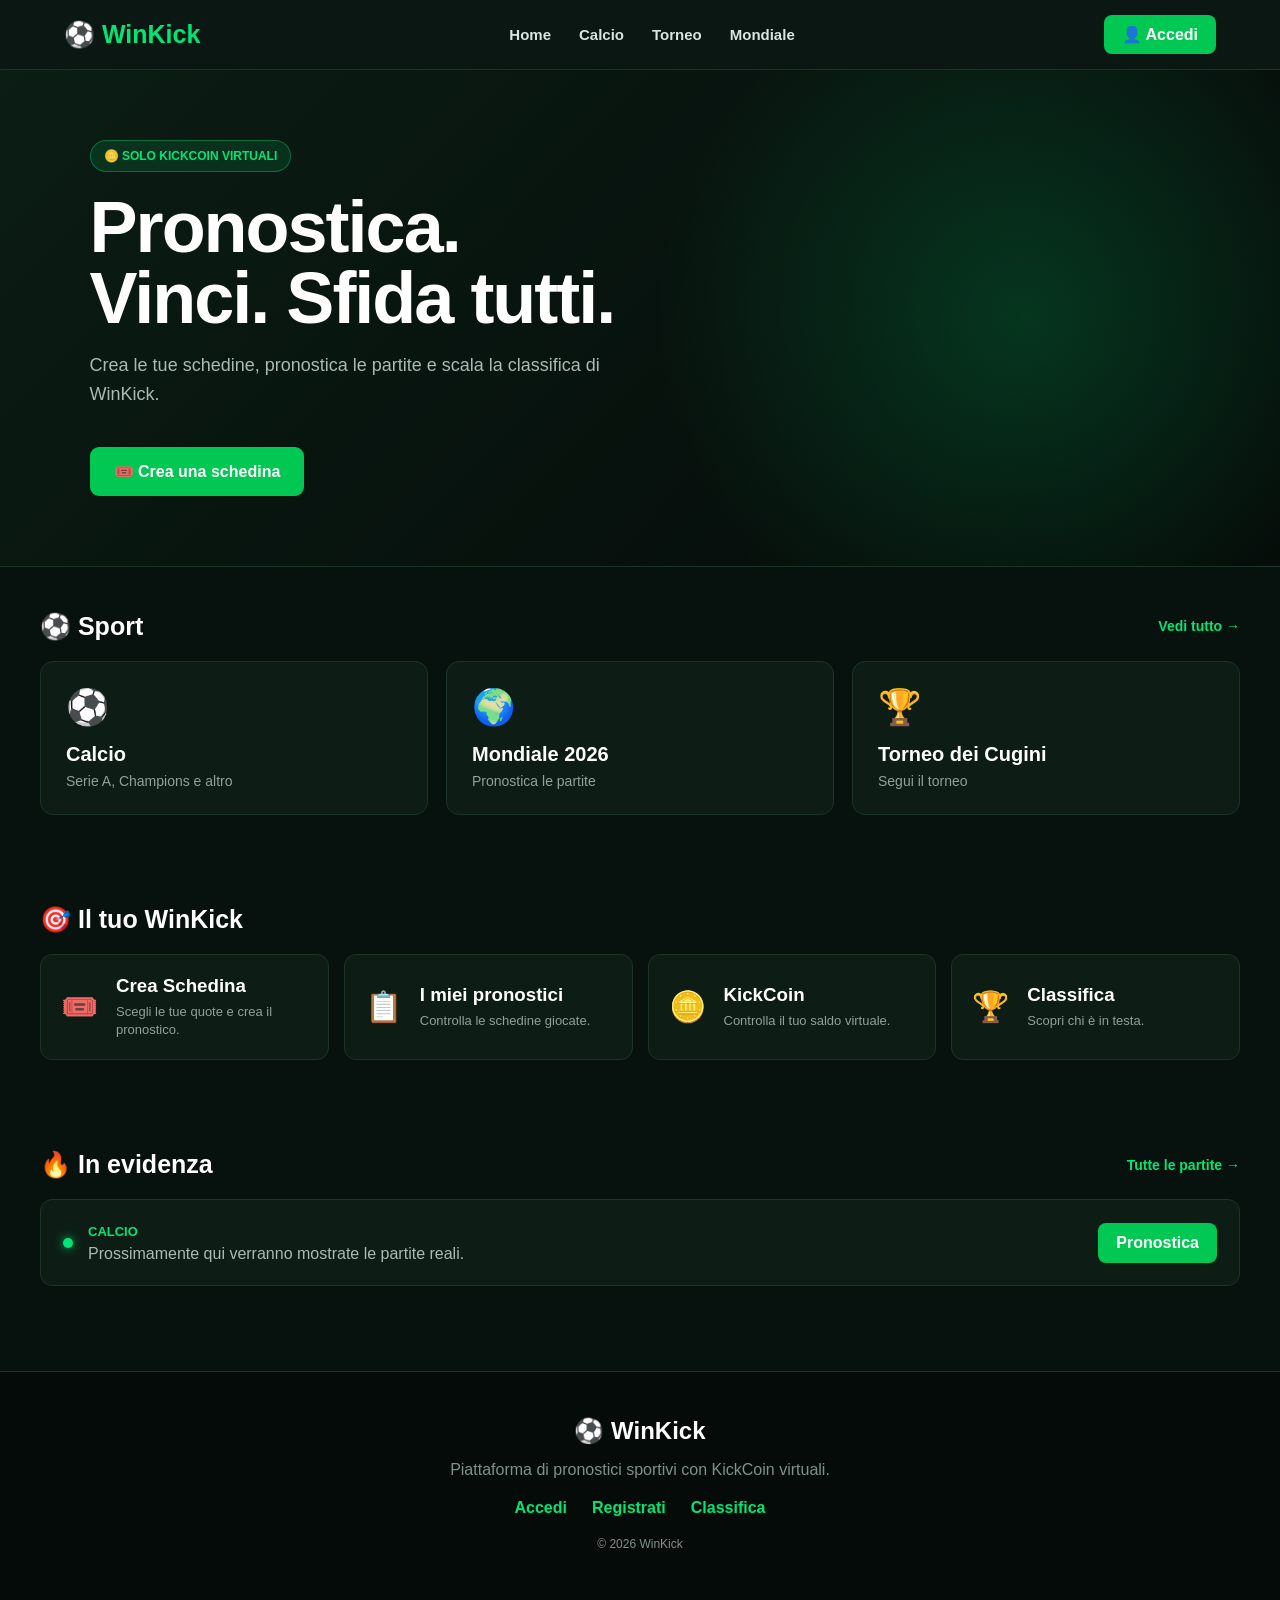
<file: index.html>
<!DOCTYPE html>
<html lang="it">

<head>
    <meta charset="UTF-8">
    <meta name="viewport" content="width=device-width, initial-scale=1.0">

    <title>WinKick | Pronostici Sportivi</title>

    <link rel="stylesheet" href="style.css">
</head>

<body>

    <!-- HEADER -->
    <header class="topbar">

        <div class="logo">
            ⚽ <span>WinKick</span>
        </div>

        <nav>
            <a href="index.html">Home</a>
            <a href="calcio.html">Calcio</a>
            <a href="torneo.html">Torneo</a>
            <a href="mondiale.html">Mondiale</a>
        </nav>

        <div class="account">
            <a href="login.html">👤 Accedi</a>
        </div>

    </header>


    <!-- BANNER PRINCIPALE -->
    <section class="hero">

        <div class="hero-content">

            <span class="hero-badge">🪙 SOLO KICKCOIN VIRTUALI</span>

            <h1>Pronostica.<br>Vinci. Sfida tutti.</h1>

            <p>
                Crea le tue schedine, pronostica le partite
                e scala la classifica di WinKick.
            </p>

            <a class="hero-button" href="schedina.html">
                🎟️ Crea una schedina
            </a>

        </div>

    </section>


    <!-- SEZIONE SPORT -->
    <section class="section">

        <div class="section-title">

            <h2>⚽ Sport</h2>

            <a href="calcio.html">
                Vedi tutto →
            </a>

        </div>


        <div class="sports-grid">

            <a class="sport-card" href="calcio.html">
                <span>⚽</span>
                <h3>Calcio</h3>
                <p>Serie A, Champions e altro</p>
            </a>

            <a class="sport-card" href="mondiale.html">
                <span>🌍</span>
                <h3>Mondiale 2026</h3>
                <p>Pronostica le partite</p>
            </a>

            <a class="sport-card" href="torneo.html">
                <span>🏆</span>
                <h3>Torneo dei Cugini</h3>
                <p>Segui il torneo</p>
            </a>

        </div>

    </section>


    <!-- ACCESSO RAPIDO -->
    <section class="section">

        <div class="section-title">
            <h2>🎯 Il tuo WinKick</h2>
        </div>


        <div class="quick-grid">

            <a class="quick-card" href="schedina.html">
                <span>🎟️</span>
                <div>
                    <h3>Crea Schedina</h3>
                    <p>Scegli le tue quote e crea il pronostico.</p>
                </div>
            </a>


            <a class="quick-card" href="imieipronostici.html">
                <span>📋</span>
                <div>
                    <h3>I miei pronostici</h3>
                    <p>Controlla le schedine giocate.</p>
                </div>
            </a>


            <a class="quick-card" href="kickcoin.html">
                <span>🪙</span>
                <div>
                    <h3>KickCoin</h3>
                    <p>Controlla il tuo saldo virtuale.</p>
                </div>
            </a>


            <a class="quick-card" href="classifica.html">
                <span>🏆</span>
                <div>
                    <h3>Classifica</h3>
                    <p>Scopri chi è in testa.</p>
                </div>
            </a>

        </div>

    </section>


    <!-- PARTITE IN EVIDENZA -->
    <section class="section">

        <div class="section-title">

            <h2>🔥 In evidenza</h2>

            <a href="calcio.html">
                Tutte le partite →
            </a>

        </div>


        <div class="match-preview">

            <div class="match-info">

                <span class="live-dot"></span>

                <div>
                    <strong>CALCIO</strong>
                    <p>Prossimamente qui verranno mostrate le partite reali.</p>
                </div>

            </div>

            <a href="schedina.html" class="match-button">
                Pronostica
            </a>

        </div>

    </section>


    <!-- FOOTER -->
    <footer>

        <h2>⚽ WinKick</h2>

        <p>
            Piattaforma di pronostici sportivi con KickCoin virtuali.
        </p>

        <div class="footer-links">
            <a href="login.html">Accedi</a>
            <a href="register.html">Registrati</a>
            <a href="classifica.html">Classifica</a>
        </div>

        <p class="copyright">
            © 2026 WinKick
        </p>

    </footer>


    <script src="script.js"></script>

</body>

</html>
</file>
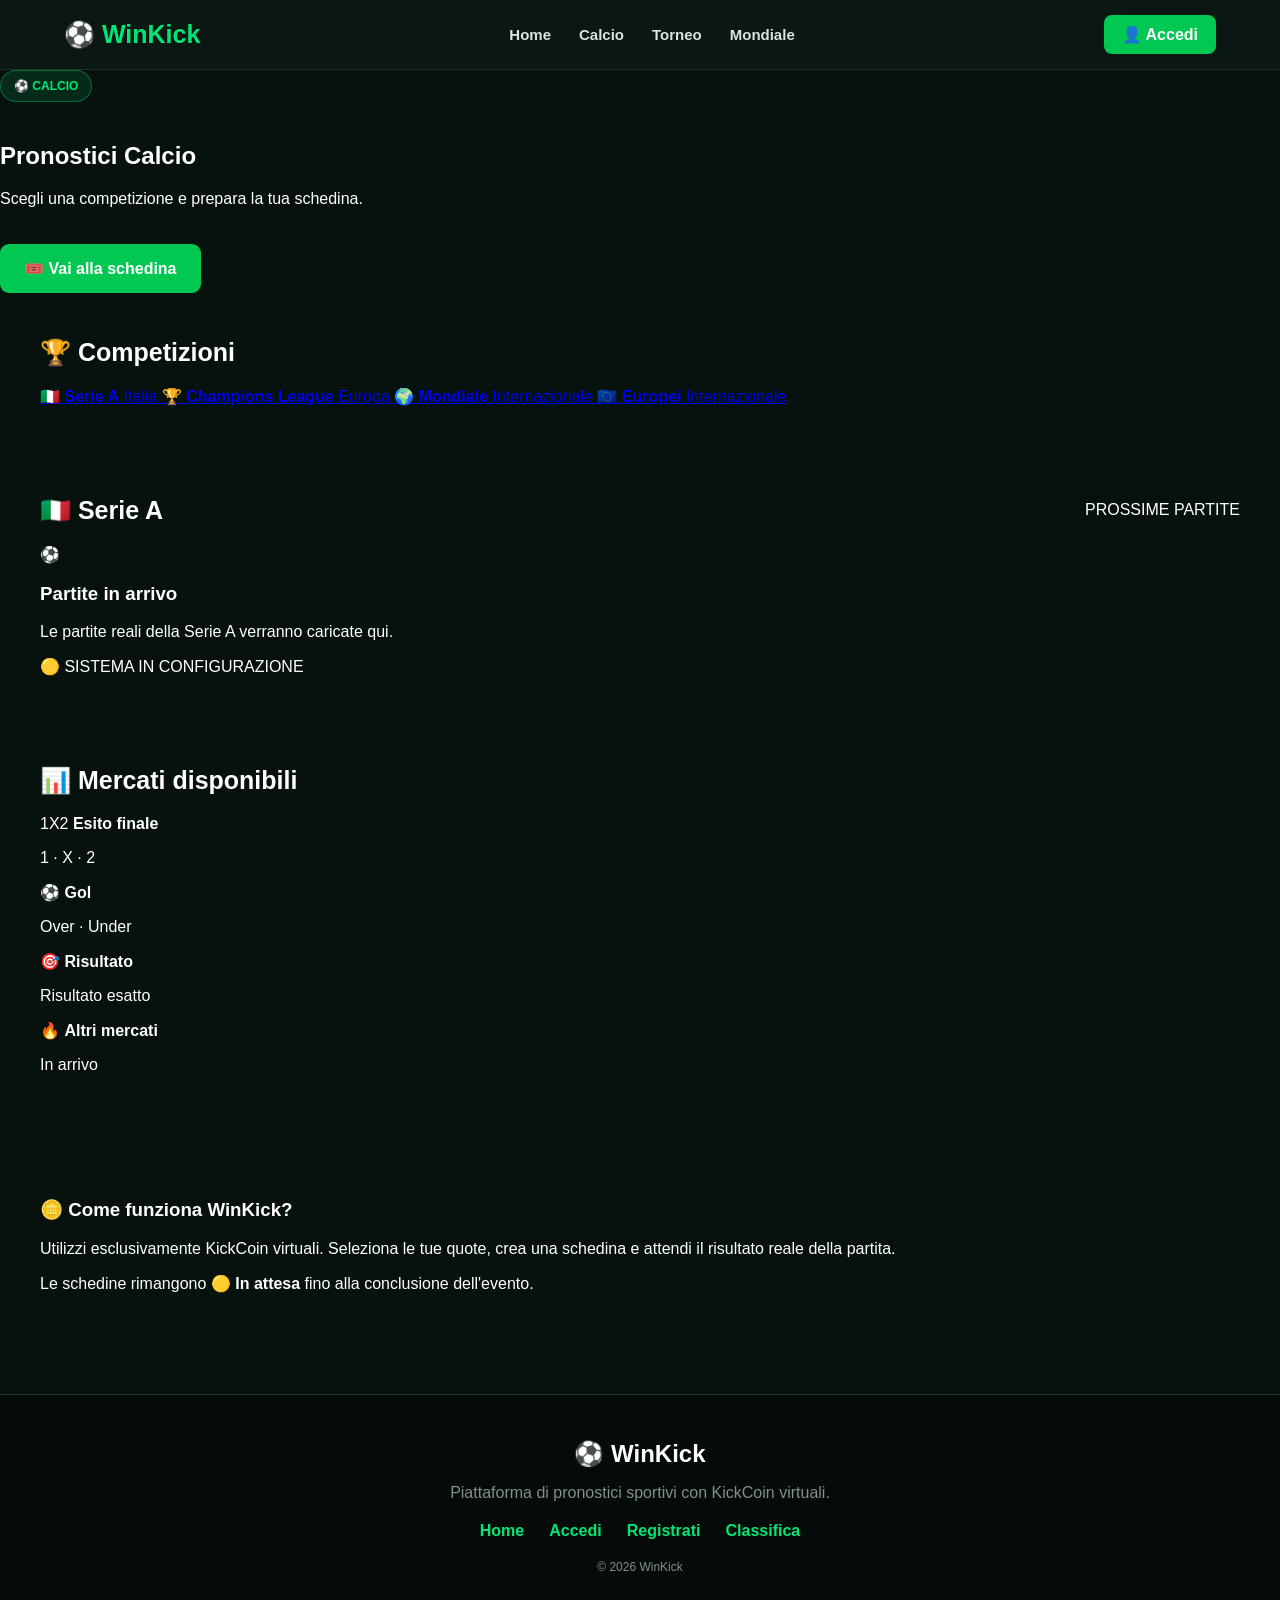
<file: calcio.html>
<!DOCTYPE html>
<html lang="it">

<head>
    <meta charset="UTF-8">
    <meta name="viewport" content="width=device-width, initial-scale=1.0">

    <title>Calcio | WinKick</title>

    <link rel="stylesheet" href="style.css">
</head>

<body>

    <!-- HEADER -->
    <header class="topbar">

        <div class="logo">
            ⚽ <span>WinKick</span>
        </div>

        <nav>
            <a href="index.html">Home</a>
            <a href="calcio.html">Calcio</a>
            <a href="torneo.html">Torneo</a>
            <a href="mondiale.html">Mondiale</a>
        </nav>

        <div class="account">
            <a href="login.html">👤 Accedi</a>
        </div>

    </header>


    <!-- TITOLO -->
    <section class="football-header">

        <div>
            <span class="hero-badge">⚽ CALCIO</span>

            <h1>Pronostici Calcio</h1>

            <p>
                Scegli una competizione e prepara la tua schedina.
            </p>
        </div>

        <a class="hero-button" href="schedina.html">
            🎟️ Vai alla schedina
        </a>

    </section>


    <!-- COMPETIZIONI -->
    <section class="section">

        <div class="section-title">
            <h2>🏆 Competizioni</h2>
        </div>


        <div class="competition-grid">

            <a class="competition-card active" href="#serie-a">
                🇮🇹
                <strong>Serie A</strong>
                <span>Italia</span>
            </a>

            <a class="competition-card" href="#champions">
                🏆
                <strong>Champions League</strong>
                <span>Europa</span>
            </a>

            <a class="competition-card" href="#mondiale">
                🌍
                <strong>Mondiale</strong>
                <span>Internazionale</span>
            </a>

            <a class="competition-card" href="#europei">
                🇪🇺
                <strong>Europei</strong>
                <span>Internazionale</span>
            </a>

        </div>

    </section>


    <!-- SERIE A -->
    <section class="section" id="serie-a">

        <div class="section-title">

            <h2>🇮🇹 Serie A</h2>

            <span class="date-label">
                PROSSIME PARTITE
            </span>

        </div>


        <!-- CONTENITORE PARTITE -->
        <div class="matches-container">

            <!--
                Le partite reali verranno caricate
                automaticamente dal sistema.
            -->

            <div class="empty-matches">

                <div class="empty-icon">⚽</div>

                <h3>Partite in arrivo</h3>

                <p>
                    Le partite reali della Serie A
                    verranno caricate qui.
                </p>

                <span class="pending-label">
                    🟡 SISTEMA IN CONFIGURAZIONE
                </span>

            </div>

        </div>

    </section>


    <!-- ESEMPIO STRUTTURA QUOTE -->
    <section class="section">

        <div class="section-title">
            <h2>📊 Mercati disponibili</h2>
        </div>


        <div class="markets-grid">

            <div class="market-card">
                <span>1X2</span>
                <strong>Esito finale</strong>
                <p>1 · X · 2</p>
            </div>

            <div class="market-card">
                <span>⚽</span>
                <strong>Gol</strong>
                <p>Over · Under</p>
            </div>

            <div class="market-card">
                <span>🎯</span>
                <strong>Risultato</strong>
                <p>Risultato esatto</p>
            </div>

            <div class="market-card">
                <span>🔥</span>
                <strong>Altri mercati</strong>
                <p>In arrivo</p>
            </div>

        </div>

    </section>


    <!-- INFO -->
    <section class="section">

        <div class="info-box">

            <h3>🪙 Come funziona WinKick?</h3>

            <p>
                Utilizzi esclusivamente KickCoin virtuali.
                Seleziona le tue quote, crea una schedina
                e attendi il risultato reale della partita.
            </p>

            <p>
                Le schedine rimangono 🟡 <strong>In attesa</strong>
                fino alla conclusione dell'evento.
            </p>

        </div>

    </section>


    <!-- FOOTER -->
    <footer>

        <h2>⚽ WinKick</h2>

        <p>
            Piattaforma di pronostici sportivi con KickCoin virtuali.
        </p>

        <div class="footer-links">

            <a href="index.html">Home</a>
            <a href="login.html">Accedi</a>
            <a href="register.html">Registrati</a>
            <a href="classifica.html">Classifica</a>

        </div>

        <p class="copyright">
            © 2026 WinKick
        </p>

    </footer>


    <script src="script.js"></script>

</body>

</html>
</file>
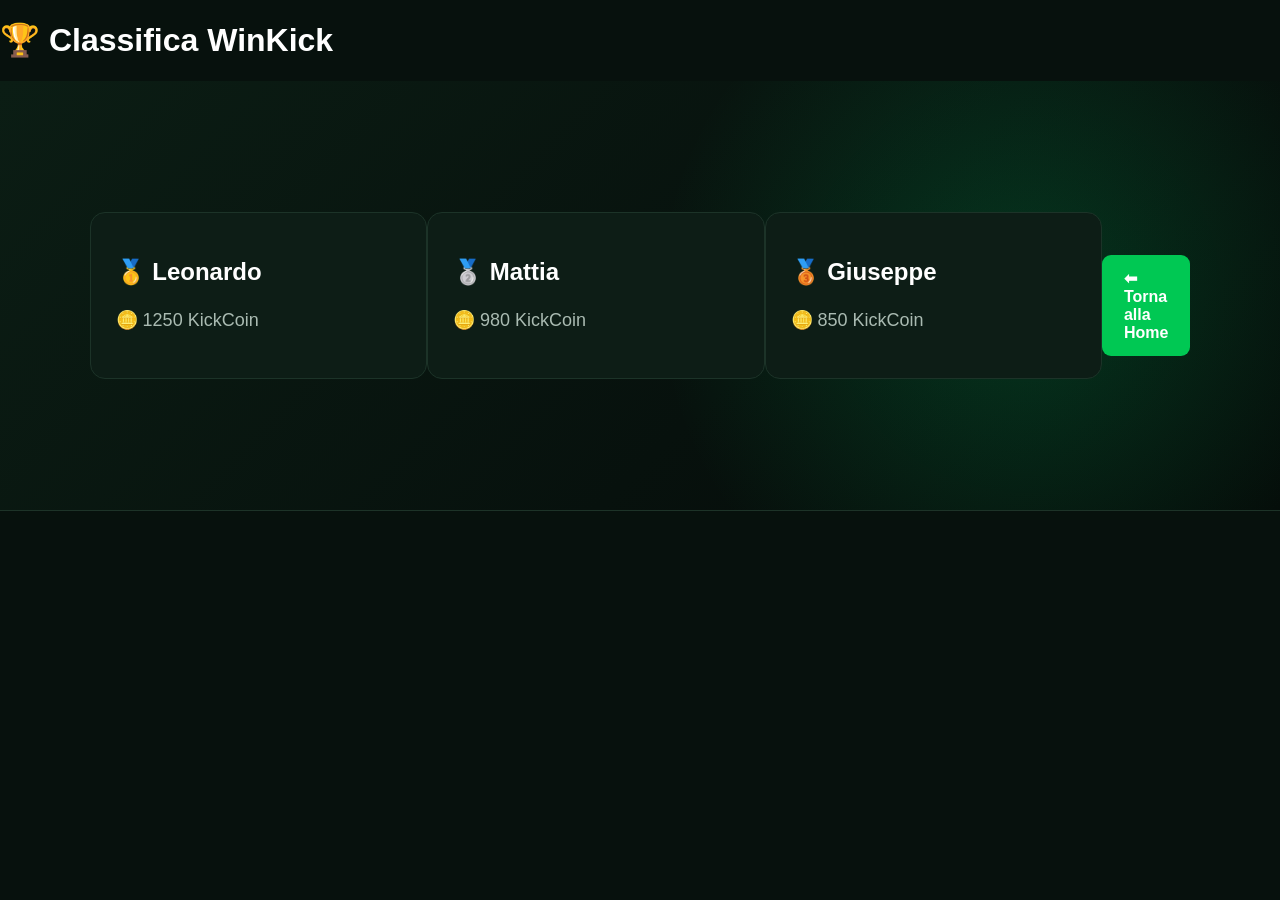
<file: classifica.html>
<!DOCTYPE html>
<html lang="it">
<head>
<meta charset="UTF-8">
<meta name="viewport" content="width=device-width, initial-scale=1.0">
<title>Classifica - WinKick</title>
<link rel="stylesheet" href="style.css">
</head>

<body>

<header>
<h1>🏆 Classifica WinKick</h1>
</header>

<div class="hero">

<div class="card">
<h2>🥇 Leonardo</h2>
<p>🪙 1250 KickCoin</p>
</div>

<div class="card">
<h2>🥈 Mattia</h2>
<p>🪙 980 KickCoin</p>
</div>

<div class="card">
<h2>🥉 Giuseppe</h2>
<p>🪙 850 KickCoin</p>
</div>

<br>

<a class="btn" href="index.html">⬅ Torna alla Home</a>

</div>

</body>
</html>
</file>
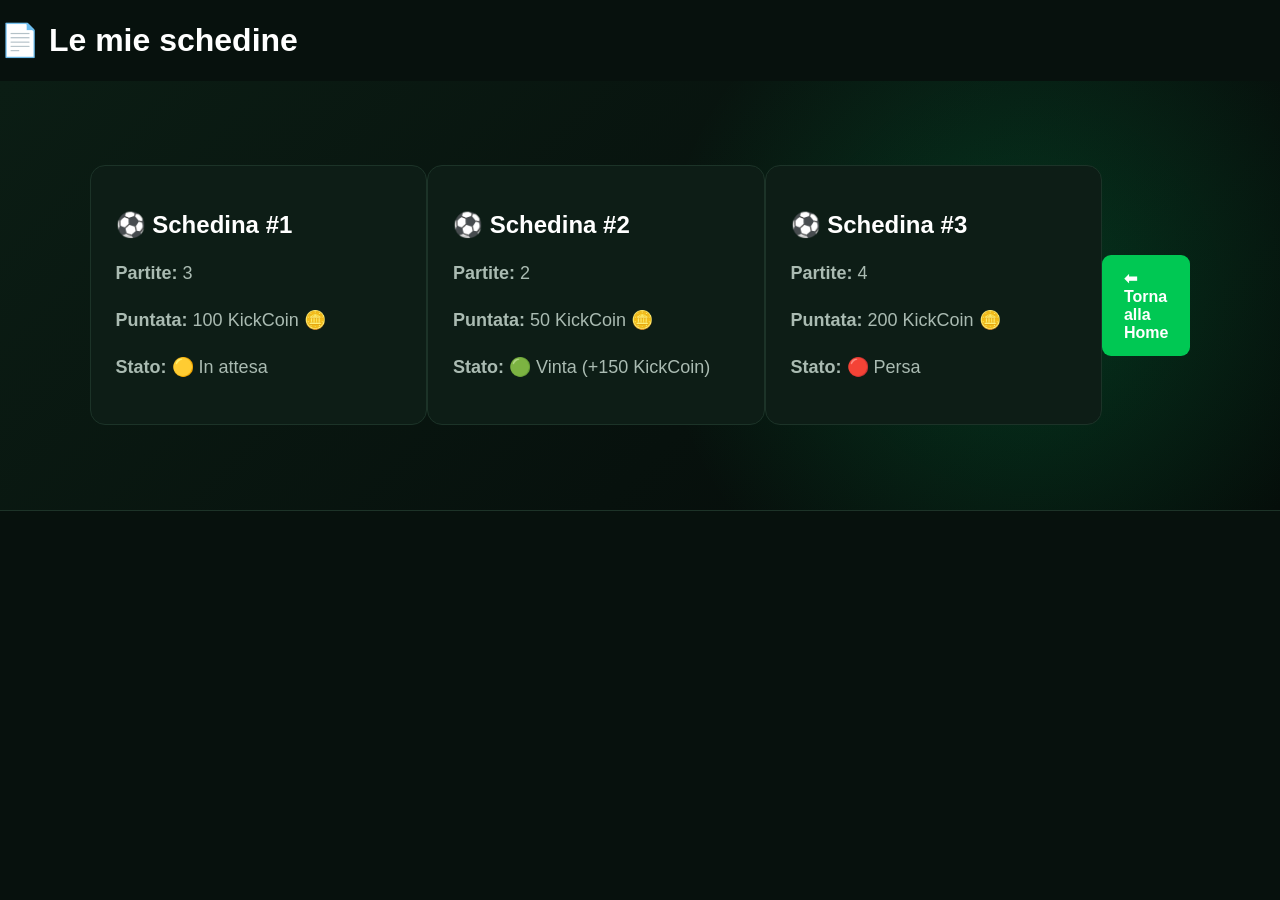
<file: imieipronostici.html>
<!DOCTYPE html>
<html lang="it">
<head>
<meta charset="UTF-8">
<meta name="viewport" content="width=device-width, initial-scale=1.0">
<title>Le mie schedine - WinKick</title>
<link rel="stylesheet" href="style.css">
</head>

<body>

<header>
<h1>📄 Le mie schedine</h1>
</header>

<div class="hero">

<div class="card">
<h2>⚽ Schedina #1</h2>
<p><strong>Partite:</strong> 3</p>
<p><strong>Puntata:</strong> 100 KickCoin 🪙</p>
<p><strong>Stato:</strong> 🟡 In attesa</p>
</div>

<br>

<div class="card">
<h2>⚽ Schedina #2</h2>
<p><strong>Partite:</strong> 2</p>
<p><strong>Puntata:</strong> 50 KickCoin 🪙</p>
<p><strong>Stato:</strong> 🟢 Vinta (+150 KickCoin)</p>
</div>

<br>

<div class="card">
<h2>⚽ Schedina #3</h2>
<p><strong>Partite:</strong> 4</p>
<p><strong>Puntata:</strong> 200 KickCoin 🪙</p>
<p><strong>Stato:</strong> 🔴 Persa</p>
</div>

<br>

<a class="btn" href="index.html">⬅ Torna alla Home</a>

</div>

</body>
</html>
</file>
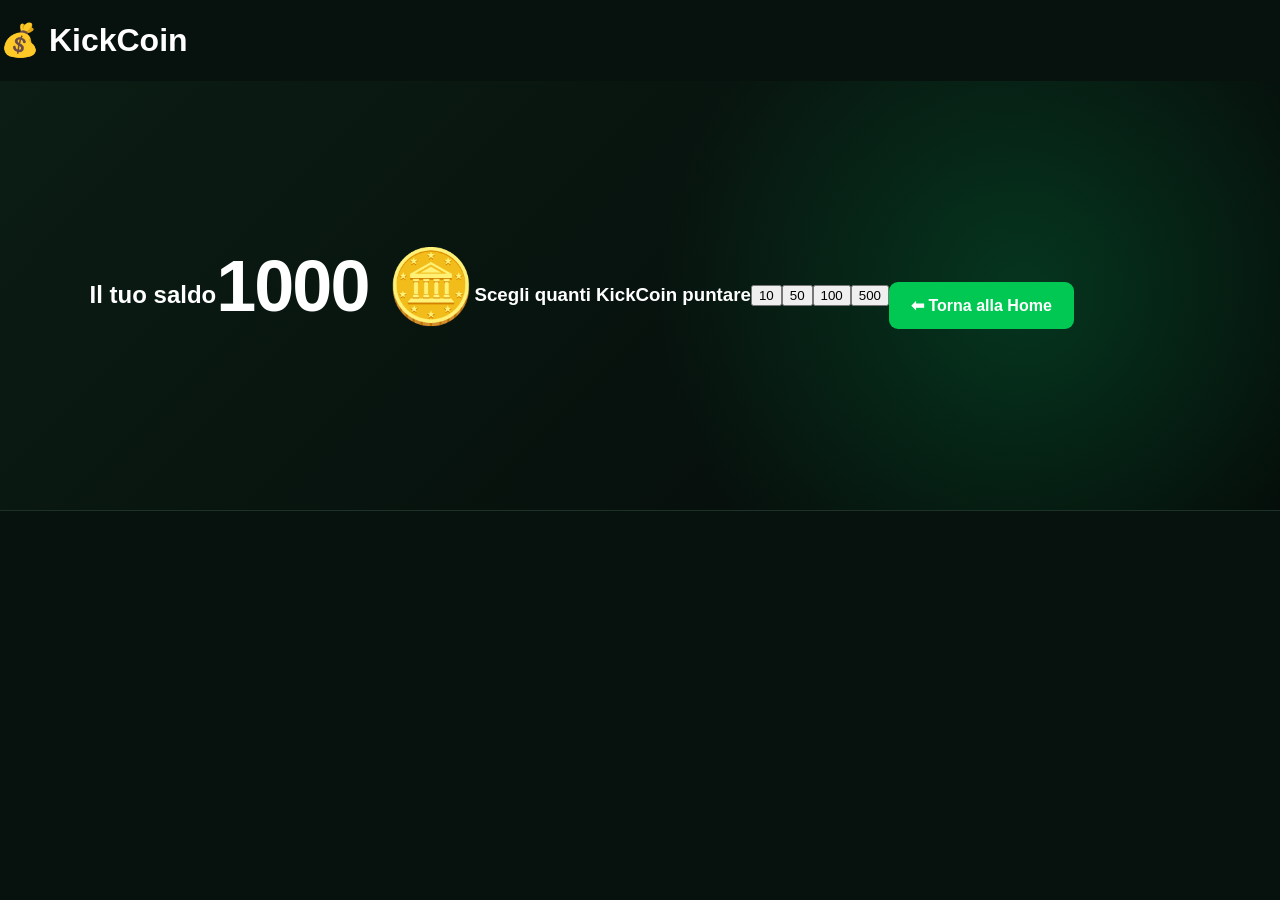
<file: kickcoin.html>
<!DOCTYPE html>
<html lang="it">
<head>
<meta charset="UTF-8">
<meta name="viewport" content="width=device-width, initial-scale=1.0">
<title>KickCoin - WinKick</title>
<link rel="stylesheet" href="style.css">
</head>

<body>

<header>
<h1>💰 KickCoin</h1>
</header>

<div class="hero">

<h2>Il tuo saldo</h2>

<h1 id="saldo">1000 🪙</h1>

<h3>Scegli quanti KickCoin puntare</h3>

<button onclick="punta(10)">10</button>
<button onclick="punta(50)">50</button>
<button onclick="punta(100)">100</button>
<button onclick="punta(500)">500</button>

<br><br>

<a class="btn" href="index.html">⬅ Torna alla Home</a>

</div>

<script src="script.js"></script>
<script>
let saldo = localStorage.getItem("saldo");

if (saldo === null) {
    saldo = 1000;
}

saldo = Number(saldo);

document.getElementById("saldo").innerHTML = saldo + " 🪙";

function punta(importo) {
    if (saldo >= importo) {
        saldo -= importo;
        localStorage.setItem("saldo", saldo);
        document.getElementById("saldo").innerHTML = saldo + " 🪙";
        alert("Hai puntato " + importo + " KickCoin!");
    } else {
        alert("Non hai abbastanza KickCoin!");
    }
}
</script>
</body>
</html>
</file>
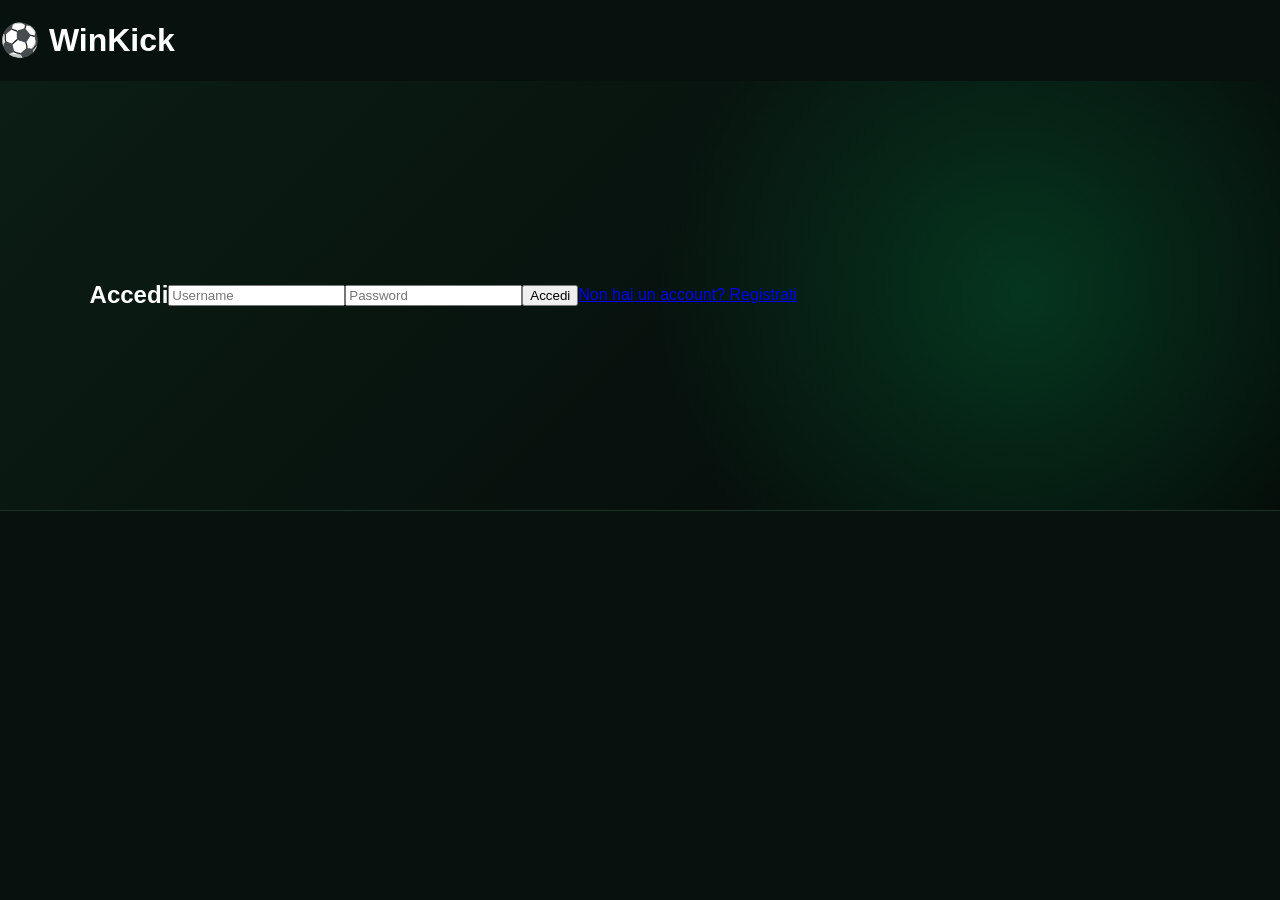
<file: login.html>
<!DOCTYPE html>
<html lang="it">
<head>
    <meta charset="UTF-8">
    <meta name="viewport" content="width=device-width, initial-scale=1.0">
    <title>Login - WinKick</title>
    <link rel="stylesheet" href="style.css">
</head>

<body>

<header>
    <h1>⚽ WinKick</h1>
</header>

<div class="hero">

<h2>Accedi</h2>

<input type="text" placeholder="Username"><br><br>

<input type="password" placeholder="Password"><br><br>

<button>Accedi</button>

<br><br>

<a href="register.html">Non hai un account? Registrati</a>

</div>

<script src="script.js"></script>

</body>
</html>
</file>
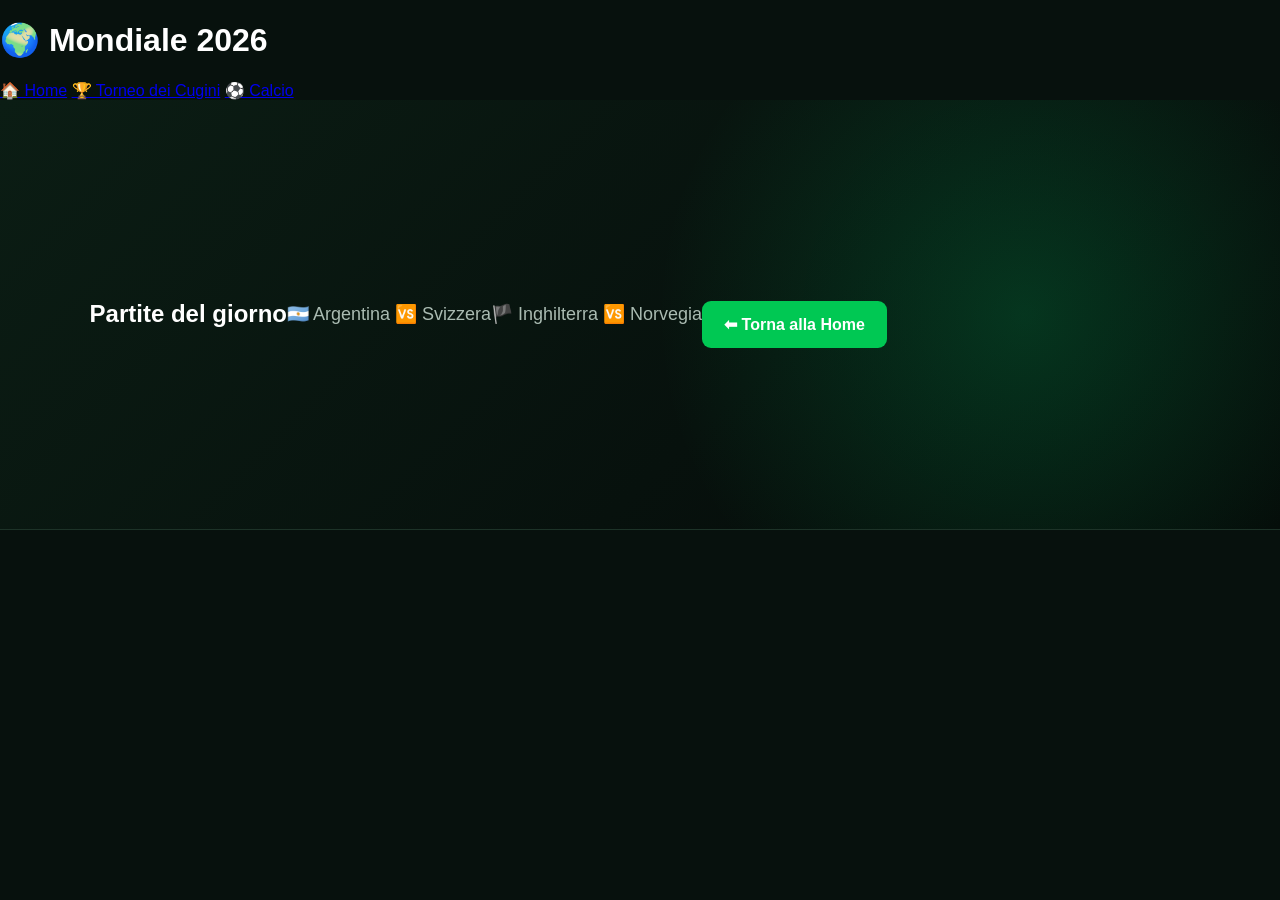
<file: mondiale.html>
<!DOCTYPE html>
<html lang="it">
<head>
    <meta charset="UTF-8">
    <meta name="viewport" content="width=device-width, initial-scale=1.0">
    <title>Mondiale - WinKick</title>
    <link rel="stylesheet" href="style.css">
</head>
<body>

<header>
    <h1>🌍 Mondiale 2026</h1>
</header>

<nav>
    <a href="index.html">🏠 Home</a>
    <a href="torneo.html">🏆 Torneo dei Cugini</a>
    <a href="calcio.html">⚽ Calcio</a>
</nav>

<div class="hero">
    <h2>Partite del giorno</h2>

    <p>🇦🇷 Argentina 🆚 Svizzera</p>
    <p>🏴 Inghilterra 🆚 Norvegia</p>

    <a class="btn" href="index.html">⬅ Torna alla Home</a>
</div>

<script src="script.js"></script>

</body>
</html>
</file>
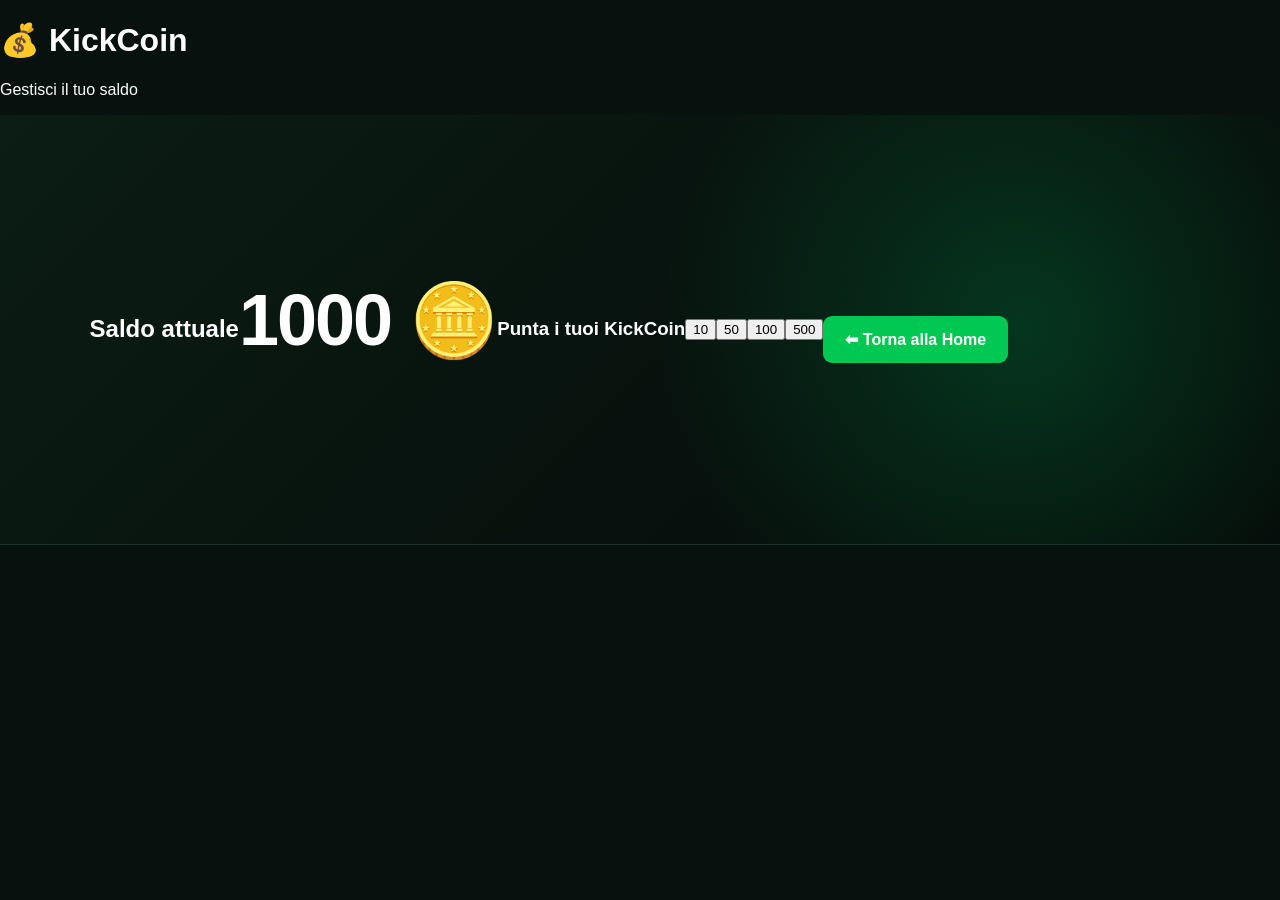
<file: portakickcoin.html>
<!DOCTYPE html>
<html lang="it">
<head>
<meta charset="UTF-8">
<meta name="viewport" content="width=device-width, initial-scale=1.0">
<title>KickCoin - WinKick</title>
<link rel="stylesheet" href="style.css">
</head>

<body>

<header>
<h1>💰 KickCoin</h1>
<p>Gestisci il tuo saldo</p>
</header>

<div class="hero">

<h2>Saldo attuale</h2>

<h1 id="saldo">1000 🪙</h1>

<h3>Punta i tuoi KickCoin</h3>

<button onclick="punta(10)">10</button>
<button onclick="punta(50)">50</button>
<button onclick="punta(100)">100</button>
<button onclick="punta(500)">500</button>

<br><br>

<a class="btn" href="index.html">⬅ Torna alla Home</a>

</div>

<script src="script.js"></script>

</body>
</html>
</file>
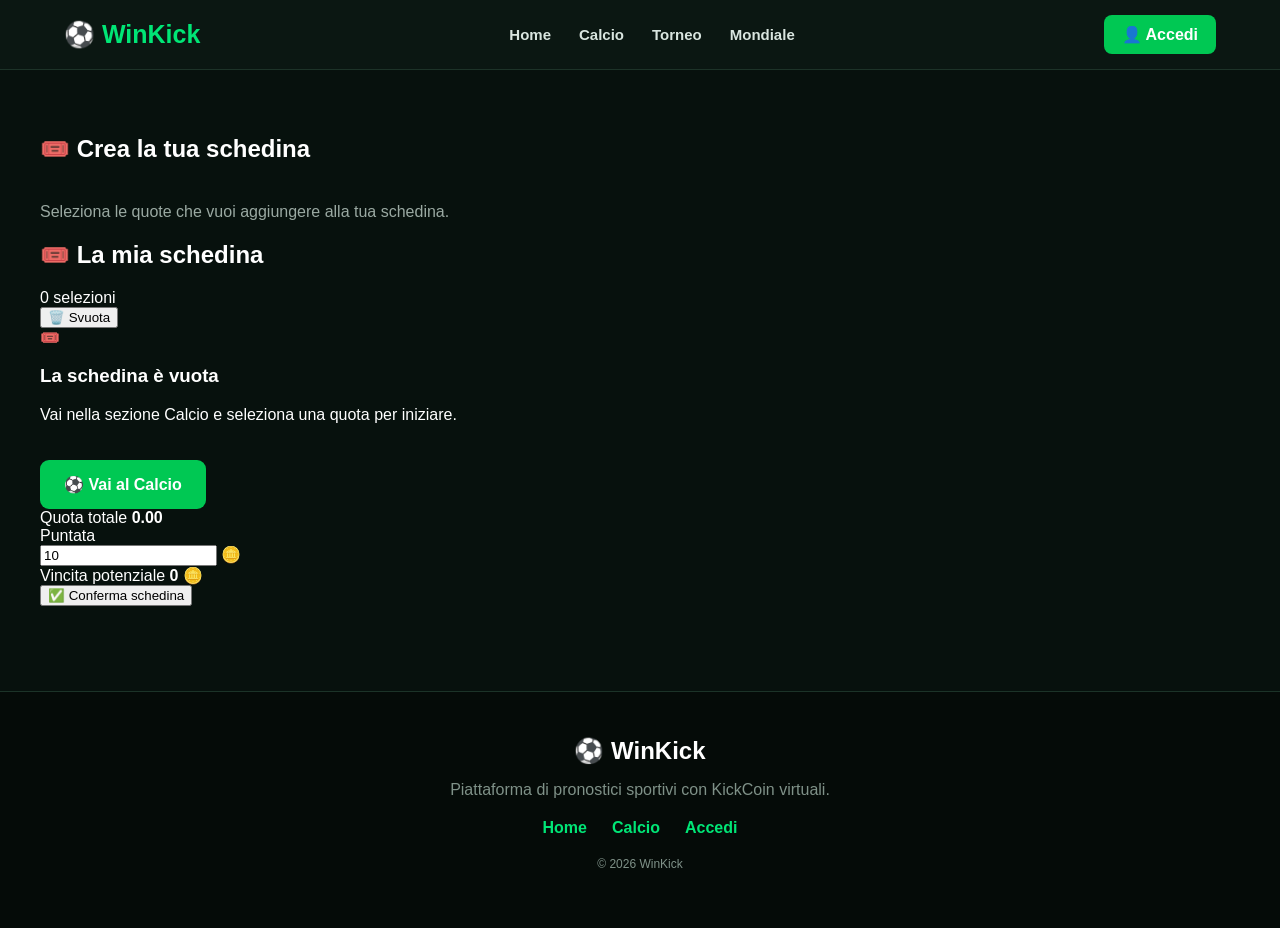
<file: schedina.html>
<!DOCTYPE html>
<html lang="it">

<head>
    <meta charset="UTF-8">
    <meta name="viewport" content="width=device-width, initial-scale=1.0">

    <title>Crea Schedina | WinKick</title>

    <link rel="stylesheet" href="style.css">
</head>

<body>

<header class="topbar">

    <div class="logo">
        ⚽ <span>WinKick</span>
    </div>

    <nav>
        <a href="index.html">Home</a>
        <a href="calcio.html">Calcio</a>
        <a href="torneo.html">Torneo</a>
        <a href="mondiale.html">Mondiale</a>
    </nav>

    <div class="account">
        <a href="login.html">👤 Accedi</a>
    </div>

</header>


<section class="section">

    <div class="section-title">
        <h1>🎟️ Crea la tua schedina</h1>
    </div>

    <p style="color:#9aa9a2;">
        Seleziona le quote che vuoi aggiungere alla tua schedina.
    </p>


    <!-- SCHEDINA -->

    <div class="bet-slip">

        <div class="bet-slip-header">

            <div>
                <h2>🎟️ La mia schedina</h2>
                <span id="numeroSelezioni">
                    0 selezioni
                </span>
            </div>

            <button onclick="svuotaSchedina()" class="clear-button">
                🗑️ Svuota
            </button>

        </div>


        <div id="selezioni">

            <div class="empty-slip">

                <div>🎟️</div>

                <h3>La schedina è vuota</h3>

                <p>
                    Vai nella sezione Calcio e seleziona
                    una quota per iniziare.
                </p>

                <a href="calcio.html" class="hero-button">
                    ⚽ Vai al Calcio
                </a>

            </div>

        </div>


        <!-- PUNTATA -->

        <div class="bet-summary">

            <div class="summary-row">
                <span>Quota totale</span>
                <strong id="quotaTotale">0.00</strong>
            </div>

            <div class="summary-row">

                <span>Puntata</span>

                <div class="stake-box">

                    <input
                        id="puntata"
                        type="number"
                        min="1"
                        value="10"
                        oninput="calcolaVincita()"
                    >

                    <span>🪙</span>

                </div>

            </div>

            <div class="summary-row possible-win">

                <span>Vincita potenziale</span>

                <strong id="vincita">
                    0 🪙
                </strong>

            </div>

        </div>


        <button
            class="confirm-button"
            onclick="confermaSchedina()"
        >
            ✅ Conferma schedina
        </button>

    </div>

</section>


<footer>

    <h2>⚽ WinKick</h2>

    <p>
        Piattaforma di pronostici sportivi con KickCoin virtuali.
    </p>

    <div class="footer-links">

        <a href="index.html">Home</a>
        <a href="calcio.html">Calcio</a>
        <a href="login.html">Accedi</a>

    </div>

    <p class="copyright">
        © 2026 WinKick
    </p>

</footer>


<script>

let selezioni = [];


/* AGGIUNGI UNA QUOTA */

function aggiungiSelezione(partita, esito, quota) {

    selezioni.push({
        partita: partita,
        esito: esito,
        quota: quota
    });

    aggiornaSchedina();
}


/* AGGIORNA SCHEDINA */

function aggiornaSchedina() {

    const contenitore =
        document.getElementById("selezioni");

    const numero =
        document.getElementById("numeroSelezioni");

    const quotaTotale =
        document.getElementById("quotaTotale");


    numero.innerText =
        selezioni.length + " selezioni";


    if (selezioni.length === 0) {

        contenitore.innerHTML = `
            <div class="empty-slip">

                <div>🎟️</div>

                <h3>La schedina è vuota</h3>

                <p>
                    Vai nella sezione Calcio e seleziona
                    una quota per iniziare.
                </p>

                <a href="calcio.html" class="hero-button">
                    ⚽ Vai al Calcio
                </a>

            </div>
        `;

        quotaTotale.innerText = "0.00";

        calcolaVincita();

        return;
    }


    contenitore.innerHTML = "";


    let totale = 1;


    selezioni.forEach((selezione, indice) => {

        totale *= selezione.quota;


        const elemento =
            document.createElement("div");

        elemento.className = "selection";


        elemento.innerHTML = `

            <div>

                <strong>
                    ${selezione.partita}
                </strong>

                <p>
                    ${selezione.esito}
                    <span>@ ${selezione.quota}</span>
                </p>

            </div>

            <button
                onclick="rimuoviSelezione(${indice})"
            >
                ✕
            </button>

        `;


        contenitore.appendChild(elemento);

    });


    quotaTotale.innerText =
        totale.toFixed(2);


    calcolaVincita();

}


/* RIMUOVI */

function rimuoviSelezione(indice) {

    selezioni.splice(indice, 1);

    aggiornaSchedina();

}


/* SVUOTA */

function svuotaSchedina() {

    selezioni = [];

    aggiornaSchedina();

}


/* CALCOLA VINCITA */

function calcolaVincita() {

    const puntata =
        Number(document.getElementById("puntata").value);


    if (selezioni.length === 0) {

        document.getElementById("vincita").innerText =
            "0 🪙";

        return;

    }


    let quotaTotale = 1;


    selezioni.forEach(selezione => {

        quotaTotale *= selezione.quota;

    });


    const vincita =
        puntata * quotaTotale;


    document.getElementById("vincita").innerText =
        vincita.toFixed(2) + " 🪙";

}


/* CONFERMA */

function confermaSchedina() {

    if (selezioni.length === 0) {

        alert("⚠️ La schedina è vuota.");

        return;
    }


    const puntata =
        Number(document.getElementById("puntata").value);


    if (puntata <= 0) {

        alert("⚠️ Inserisci una puntata valida.");

        return;
    }


    alert(
        "🟡 Schedina creata!\n\n" +
        "La schedina rimarrà IN ATTESA " +
        "fino alla conclusione delle partite."
    );

}

</script>

</body>

</html>
</file>
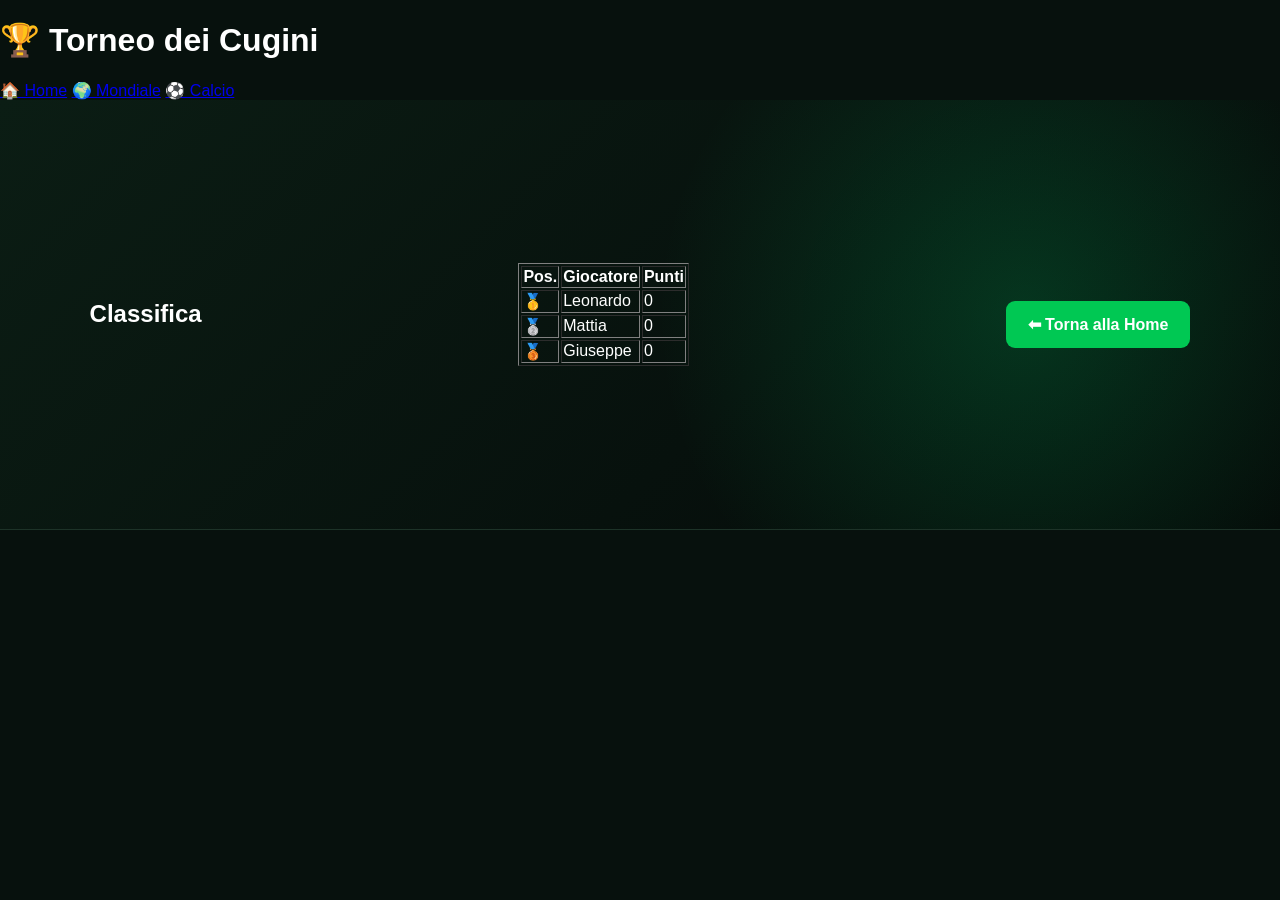
<file: torneo.html>
<!DOCTYPE html>
<html lang="it">
<head>
    <meta charset="UTF-8">
    <meta name="viewport" content="width=device-width, initial-scale=1.0">
    <title>Torneo dei Cugini - WinKick</title>
    <link rel="stylesheet" href="style.css">
</head>

<body>

<header>
    <h1>🏆 Torneo dei Cugini</h1>
</header>

<nav>
    <a href="index.html">🏠 Home</a>
    <a href="mondiale.html">🌍 Mondiale</a>
    <a href="calcio.html">⚽ Calcio</a>
</nav>

<div class="hero">
    <h2>Classifica</h2>

    <table border="1" style="margin:auto;color:white;">
        <tr>
            <th>Pos.</th>
            <th>Giocatore</th>
            <th>Punti</th>
        </tr>
        <tr>
            <td>🥇</td>
            <td>Leonardo</td>
            <td>0</td>
        </tr>
        <tr>
            <td>🥈</td>
            <td>Mattia</td>
            <td>0</td>
        </tr>
        <tr>
            <td>🥉</td>
            <td>Giuseppe</td>
            <td>0</td>
        </tr>
    </table>

    <br>

    <a class="btn" href="index.html">⬅ Torna alla Home</a>

</div>

<script src="script.js"></script>

</body>
</html>
</file>
<file: style.css>
/* ================================
   WIN KICK 2.0
   Stile sportsbook
================================ */

* {
    box-sizing: border-box;
}

body {
    margin: 0;
    font-family: Arial, Helvetica, sans-serif;
    background: #07110d;
    color: #ffffff;
}


/* ================================
   HEADER
================================ */

.topbar {
    min-height: 70px;
    background: #0b1712;
    border-bottom: 1px solid #1d3328;

    display: flex;
    align-items: center;
    justify-content: space-between;

    padding: 0 5%;
    gap: 30px;
}

.logo {
    font-size: 25px;
    font-weight: bold;
    white-space: nowrap;
}

.logo span {
    color: #00e676;
}

.topbar nav {
    display: flex;
    align-items: center;
    justify-content: center;
    gap: 28px;
    background: transparent;
    padding: 0;
}

.topbar nav a {
    color: #d9e5df;
    background: transparent;
    padding: 10px 0;
    border-radius: 0;
    text-decoration: none;
    font-size: 15px;
    font-weight: bold;
    transition: 0.2s;
}

.topbar nav a:hover {
    color: #00e676;
}

.account a {
    color: #ffffff;
    background: #00c853;
    padding: 11px 18px;
    border-radius: 8px;
    text-decoration: none;
    font-weight: bold;
    transition: 0.2s;
}

.account a:hover {
    background: #00e676;
    transform: translateY(-1px);
}


/* ================================
   HERO
================================ */

.hero {
    min-height: 430px;

    display: flex;
    align-items: center;

    padding: 70px 7%;

    background:
        radial-gradient(
            circle at 80% 50%,
            rgba(0, 230, 118, 0.18),
            transparent 35%
        ),
        linear-gradient(
            135deg,
            #0b1d14 0%,
            #07110d 60%,
            #050a08 100%
        );

    border-bottom: 1px solid #1d3328;
}

.hero-content {
    max-width: 650px;
}

.hero-badge {
    display: inline-block;

    background: rgba(0, 230, 118, 0.12);
    color: #00e676;

    border: 1px solid rgba(0, 230, 118, 0.35);

    padding: 8px 13px;
    border-radius: 20px;

    font-size: 12px;
    font-weight: bold;

    margin-bottom: 20px;
}

.hero h1 {
    margin: 0 0 18px;

    font-size: clamp(42px, 6vw, 72px);
    line-height: 0.98;
    letter-spacing: -2px;
}

.hero p {
    color: #aabbb2;
    font-size: 18px;
    line-height: 1.6;

    max-width: 560px;
}

.hero-button {
    display: inline-block;

    margin-top: 20px;

    padding: 15px 24px;

    background: #00c853;
    color: white;

    border-radius: 9px;

    text-decoration: none;
    font-weight: bold;

    transition: 0.2s;
}

.hero-button:hover {
    background: #00e676;
    transform: translateY(-2px);
}


/* ================================
   SEZIONI
================================ */

.section {
    max-width: 1250px;
    margin: 0 auto;
    padding: 45px 25px;
}

.section-title {
    display: flex;
    justify-content: space-between;
    align-items: center;

    margin-bottom: 20px;
}

.section-title h2 {
    margin: 0;
    font-size: 25px;
}

.section-title a {
    color: #00e676;
    text-decoration: none;
    font-size: 14px;
    font-weight: bold;
}


/* ================================
   SPORT
================================ */

.sports-grid {
    display: grid;

    grid-template-columns:
        repeat(auto-fit, minmax(230px, 1fr));

    gap: 18px;
}

.sport-card {
    display: block;

    padding: 25px;

    background: #0d1d16;

    border: 1px solid #1c3328;
    border-radius: 13px;

    color: white;
    text-decoration: none;

    transition: 0.2s;
}

.sport-card:hover {
    border-color: #00c853;
    transform: translateY(-4px);
    background: #10261b;
}

.sport-card span {
    font-size: 35px;
}

.sport-card h3 {
    margin: 15px 0 7px;
    font-size: 20px;
}

.sport-card p {
    margin: 0;
    color: #8fa198;
    font-size: 14px;
}


/* ================================
   ACCESSO RAPIDO
================================ */

.quick-grid {
    display: grid;

    grid-template-columns:
        repeat(auto-fit, minmax(280px, 1fr));

    gap: 15px;
}

.quick-card {
    display: flex;
    align-items: center;

    gap: 18px;

    padding: 20px;

    background: #0d1d16;

    border: 1px solid #1c3328;
    border-radius: 12px;

    color: white;
    text-decoration: none;

    transition: 0.2s;
}

.quick-card:hover {
    border-color: #00c853;
    background: #10261b;
    transform: translateY(-3px);
}

.quick-card > span {
    font-size: 30px;
}

.quick-card h3 {
    margin: 0 0 6px;
}

.quick-card p {
    margin: 0;

    color: #8fa198;
    font-size: 13px;
    line-height: 1.4;
}


/* ================================
   PARTITE IN EVIDENZA
================================ */

.match-preview {
    display: flex;

    align-items: center;
    justify-content: space-between;

    gap: 20px;

    padding: 22px;

    background: #0d1d16;

    border: 1px solid #1c3328;
    border-radius: 12px;
}

.match-info {
    display: flex;
    align-items: center;
    gap: 15px;
}

.match-info strong {
    font-size: 13px;
    color: #00e676;
}

.match-info p {
    margin: 5px 0 0;
    color: #aabbb2;
}

.live-dot {
    width: 10px;
    height: 10px;

    background: #00e676;

    border-radius: 50%;

    box-shadow: 0 0 10px rgba(0, 230, 118, 0.8);
}

.match-button {
    background: #00c853;
    color: white;

    padding: 11px 18px;

    border-radius: 8px;

    text-decoration: none;
    font-weight: bold;

    white-space: nowrap;
}

.match-button:hover {
    background: #00e676;
}


/* ================================
   VECCHI CARD
   Manteniamo compatibilità
   con le altre pagine
================================ */

.cards {
    display: grid;

    grid-template-columns:
        repeat(auto-fit, minmax(240px, 1fr));

    gap: 20px;

    padding: 25px;

    max-width: 1200px;
    margin: 0 auto;
}

.card {
    display: block;

    width: 100%;

    padding: 25px;

    background: #0d1d16;

    border: 1px solid #1c3328;
    border-radius: 15px;

    color: white;

    text-decoration: none;

    transition: 0.2s;
}

.card:hover {
    background: #10261b;

    border-color: #00c853;

    transform: translateY(-5px);
}


/* ================================
   VECCHI BOTTONI
================================ */

.btn {
    display: inline-block;

    background: #00c853;

    color: white;

    padding: 14px 22px;

    border-radius: 9px;

    text-decoration: none;

    margin-top: 20px;

    border: none;

    cursor: pointer;

    font-weight: bold;

    transition: 0.2s;
}

.btn:hover {
    background: #00e676;
}


/* ================================
   FOOTER
================================ */

footer {
    margin-top: 40px;

    padding: 45px 25px;

    background: #050b08;

    border-top: 1px solid #1c3328;

    text-align: center;
}

footer h2 {
    margin: 0 0 10px;
}

footer p {
    color: #7f9188;
}

.footer-links {
    display: flex;

    justify-content: center;

    gap: 25px;

    margin: 20px 0;
}

.footer-links a {
    color: #00e676;

    text-decoration: none;

    font-weight: bold;
}

.copyright {
    font-size: 12px;
}


/* ================================
   MOBILE
================================ */

@media (max-width: 750px) {

    .topbar {
        flex-direction: column;

        padding: 18px;

        gap: 15px;
    }

    .topbar nav {
        width: 100%;

        gap: 15px;

        overflow-x: auto;

        justify-content: flex-start;
    }

    .topbar nav a {
        white-space: nowrap;
    }

    .account {
        width: 100%;
    }

    .account a {
        display: block;

        text-align: center;
    }

    .hero {
        min-height: 390px;

        padding: 55px 25px;
    }

    .hero h1 {
        font-size: 45px;
    }

    .hero p {
        font-size: 16px;
    }

    .section {
        padding: 35px 18px;
    }

    .section-title h2 {
        font-size: 21px;
    }

    .match-preview {
        flex-direction: column;

        align-items: stretch;
    }

    .match-button {
        text-align: center;
    }
/* ================================
   SCHEDINA WIN KICK
================================ */

.bet-slip {
    max-width: 850px;
    margin: 30px auto 0;

    background: #0b1712;

    border: 1px solid #1c3328;
    border-radius: 16px;

    overflow: hidden;

    box-shadow: 0 15px 40px rgba(0, 0, 0, 0.35);
}


/* HEADER SCHEDINA */

.bet-slip-header {
    display: flex;
    align-items: center;
    justify-content: space-between;

    padding: 22px 25px;

    background: #10261b;

    border-bottom: 1px solid #1c3328;
}

.bet-slip-header h2 {
    margin: 0 0 5px;
}

.bet-slip-header span {
    color: #84978e;
    font-size: 13px;
}

.clear-button {
    border: 1px solid #3a4d43;

    background: transparent;

    color: #cbd6d1;

    padding: 9px 13px;

    border-radius: 7px;

    cursor: pointer;
}

.clear-button:hover {
    background: #18271f;
}


/* SCHEDINA VUOTA */

.empty-slip {
    text-align: center;

    padding: 55px 25px;

    color: #84978e;
}

.empty-slip > div {
    font-size: 45px;
    margin-bottom: 15px;
}

.empty-slip h3 {
    color: white;
    margin: 0 0 10px;
}

.empty-slip p {
    max-width: 450px;
    margin: 0 auto 20px;

    line-height: 1.5;
}


/* SELEZIONI */

.selection {
    display: flex;

    justify-content: space-between;
    align-items: center;

    gap: 20px;

    padding: 18px 22px;

    border-bottom: 1px solid #1c3328;
}

.selection strong {
    font-size: 15px;
}

.selection p {
    margin: 7px 0 0;

    color: #9aaaA2;

    font-size: 13px;
}

.selection p span {
    color: #00e676;

    font-weight: bold;

    margin-left: 5px;
}

.selection button {
    width: 32px;
    height: 32px;

    border: 0;

    border-radius: 50%;

    background: #18271f;

    color: #9aaaa2;

    cursor: pointer;

    font-size: 14px;
}

.selection button:hover {
    background: #332020;
    color: #ff5252;
}


/* RIEPILOGO */

.bet-summary {
    padding: 22px 25px;

    background: #09130e;

    border-top: 1px solid #1c3328;
}

.summary-row {
    display: flex;

    align-items: center;
    justify-content: space-between;

    gap: 20px;

    padding: 10px 0;

    color: #a9b8b1;
}

.summary-row strong {
    color: white;
}

.stake-box {
    display: flex;

    align-items: center;

    gap: 8px;
}

.stake-box input {
    width: 110px;

    padding: 10px;

    border: 1px solid #30483b;

    border-radius: 7px;

    background: #0d1d16;

    color: white;

    font-size: 15px;

    outline: none;
}

.stake-box input:focus {
    border-color: #00c853;
}

.possible-win {
    margin-top: 8px;

    padding-top: 17px;

    border-top: 1px solid #1c3328;
}

.possible-win strong {
    color: #00e676;

    font-size: 20px;
}


/* CONFERMA */

.confirm-button {
    width: calc(100% - 50px);

    margin: 25px;

    padding: 15px;

    border: none;

    border-radius: 9px;

    background: #00c853;

    color: white;

    font-size: 16px;

    font-weight: bold;

    cursor: pointer;

    transition: 0.2s;
}

.confirm-button:hover {
    background: #00e676;

    transform: translateY(-1px);
}


/* ================================
   PAGINA CALCIO
================================ */

.football-header {
    display: flex;

    justify-content: space-between;
    align-items: center;

    gap: 30px;

    padding: 55px 7%;

    background:
        radial-gradient(
            circle at 80% 50%,
            rgba(0, 230, 118, 0.12),
            transparent 35%
        ),
        #07110d;

    border-bottom: 1px solid #1c3328;
}

.football-header h1 {
    margin: 15px 0 10px;

    font-size: 42px;
}

.football-header p {
    margin: 0;

    color: #9aaaa2;
}


/* COMPETIZIONI */

.competition-grid {
    display: grid;

    grid-template-columns:
        repeat(auto-fit, minmax(200px, 1fr));

    gap: 15px;
}

.competition-card {
    display: flex;

    flex-direction: column;

    gap: 8px;

    padding: 20px;

    background: #0d1d16;

    border: 1px solid #1c3328;

    border-radius: 12px;

    color: white;

    text-decoration: none;

    transition: 0.2s;
}

.competition-card:hover,
.competition-card.active {
    border-color: #00c853;

    background: #10261b;
}

.competition-card strong {
    font-size: 16px;
}

.competition-card span {
    color: #7f9188;

    font-size: 12px;
}


/* PARTITE */

.matches-container {
    background: #0d1d16;

    border: 1px solid #1c3328;

    border-radius: 12px;

    overflow: hidden;
}

.empty-matches {
    text-align: center;

    padding: 55px 20px;
}

.empty-icon {
    font-size: 45px;
}

.empty-matches h3 {
    margin-bottom: 8px;
}

.empty-matches p {
    color: #87978f;
}

.pending-label {
    display: inline-block;

    margin-top: 10px;

    padding: 7px 11px;

    border-radius: 20px;

    background: rgba(255, 193, 7, 0.1);

    color: #ffc107;

    font-size: 11px;

    font-weight: bold;
}


/* MERCATI */

.markets-grid {
    display: grid;

    grid-template-columns:
        repeat(auto-fit, minmax(200px, 1fr));

    gap: 15px;
}

.market-card {
    padding: 20px;

    background: #0d1d16;

    border: 1px solid #1c3328;

    border-radius: 12px;
}

.market-card span {
    color: #00e676;

    font-size: 12px;

    font-weight: bold;
}

.market-card strong {
    display: block;

    margin: 8px 0;
}

.market-card p {
    margin: 0;

    color: #7f9188;

    font-size: 13px;
}


/* INFO */

.info-box {
    padding: 25px;

    background: #0d1d16;

    border: 1px solid #1c3328;

    border-radius: 12px;
}

.info-box h3 {
    margin-top: 0;
}

.info-box p {
    color: #9aaaa2;

    line-height: 1.6;
}


/* MOBILE */

@media (max-width: 750px) {

    .football-header {
        flex-direction: column;

        align-items: flex-start;

        padding: 40px 20px;
    }

    .football-header h1 {
        font-size: 34px;
    }

    .bet-slip {
        margin-top: 20px;
    }

    .bet-slip-header {
        padding: 18px;
    }

    .selection {
        padding: 16px;
    }

    .bet-summary {
        padding: 18px;
    }

    .confirm-button {
        width: calc(100% - 36px);
        margin: 18px;
    }

}
   /* ================================
   FIX GRAFICO SCHEDINA
================================ */

.section > h1 {
    font-size: 36px;
    margin-bottom: 10px;
}

.bet-slip {
    width: 100%;
    max-width: 850px;
    margin: 30px auto;
}

.bet-slip-header {
    width: 100%;
}

#selezioni {
    width: 100%;
}

.empty-slip {
    width: 100%;
    min-height: 220px;

    display: flex;
    flex-direction: column;
    align-items: center;
    justify-content: center;

    text-align: center;

    background: #0d1d16;
}

.empty-slip .hero-button {
    margin-top: 20px;
}

.bet-summary {
    width: 100%;
}

.confirm-button {
    display: block;
}

@media (max-width: 750px) {

    .section > h1 {
        font-size: 30px;
    }

    .bet-slip {
        width: 100%;
    }

    .summary-row {
        flex-wrap: wrap;
    }

}
}
</file>
